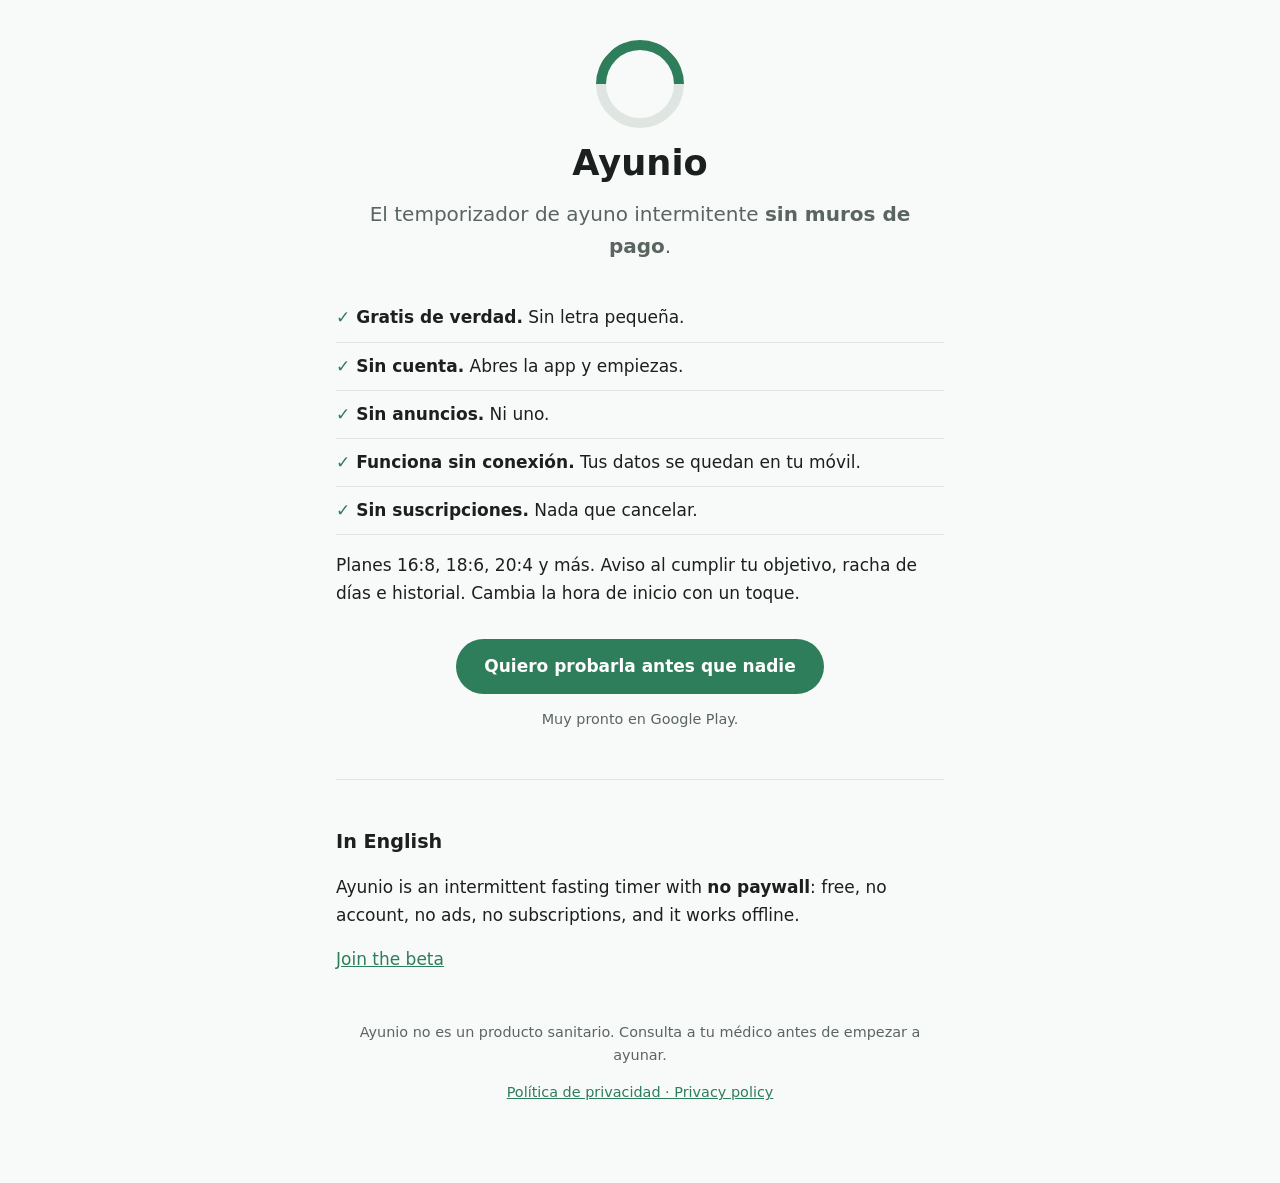
<file: index.html>
<!doctype html>
<html lang="es">
<head>
<meta charset="utf-8">
<meta name="viewport" content="width=device-width, initial-scale=1">
<title>Ayunio · Ayuno intermitente sin muros de pago</title>
<meta name="description" content="Temporizador de ayuno intermitente gratis, sin cuenta, sin anuncios y que funciona sin conexión.">
<link rel="stylesheet" href="estilo.css">
</head>
<body>
<main>
  <header>
    <div class="logo" aria-hidden="true"></div>
    <h1>Ayunio</h1>
    <p class="lema">El temporizador de ayuno intermitente <strong>sin muros de pago</strong>.</p>
  </header>

  <ul class="ventajas">
    <li><strong>Gratis de verdad.</strong> Sin letra pequeña.</li>
    <li><strong>Sin cuenta.</strong> Abres la app y empiezas.</li>
    <li><strong>Sin anuncios.</strong> Ni uno.</li>
    <li><strong>Funciona sin conexión.</strong> Tus datos se quedan en tu móvil.</li>
    <li><strong>Sin suscripciones.</strong> Nada que cancelar.</li>
  </ul>

  <p>Planes 16:8, 18:6, 20:4 y más. Aviso al cumplir tu objetivo, racha de días e historial. Cambia la hora de inicio con un toque.</p>

  <p class="cta"><a class="boton" href="mailto:ayunio.app@gmail.com?subject=Quiero%20probar%20Ayunio">Quiero probarla antes que nadie</a></p>
  <p class="nota">Muy pronto en Google Play.</p>

  <section lang="en">
    <h2>In English</h2>
    <p>Ayunio is an intermittent fasting timer with <strong>no paywall</strong>: free, no account, no ads, no subscriptions, and it works offline.</p>
    <p><a href="mailto:ayunio.app@gmail.com?subject=Ayunio%20beta">Join the beta</a></p>
  </section>

  <footer>
    <p class="nota">Ayunio no es un producto sanitario. Consulta a tu médico antes de empezar a ayunar.</p>
    <p class="nota"><a href="privacidad.html">Política de privacidad · Privacy policy</a></p>
  </footer>
</main>
</body>
</html>
</file>
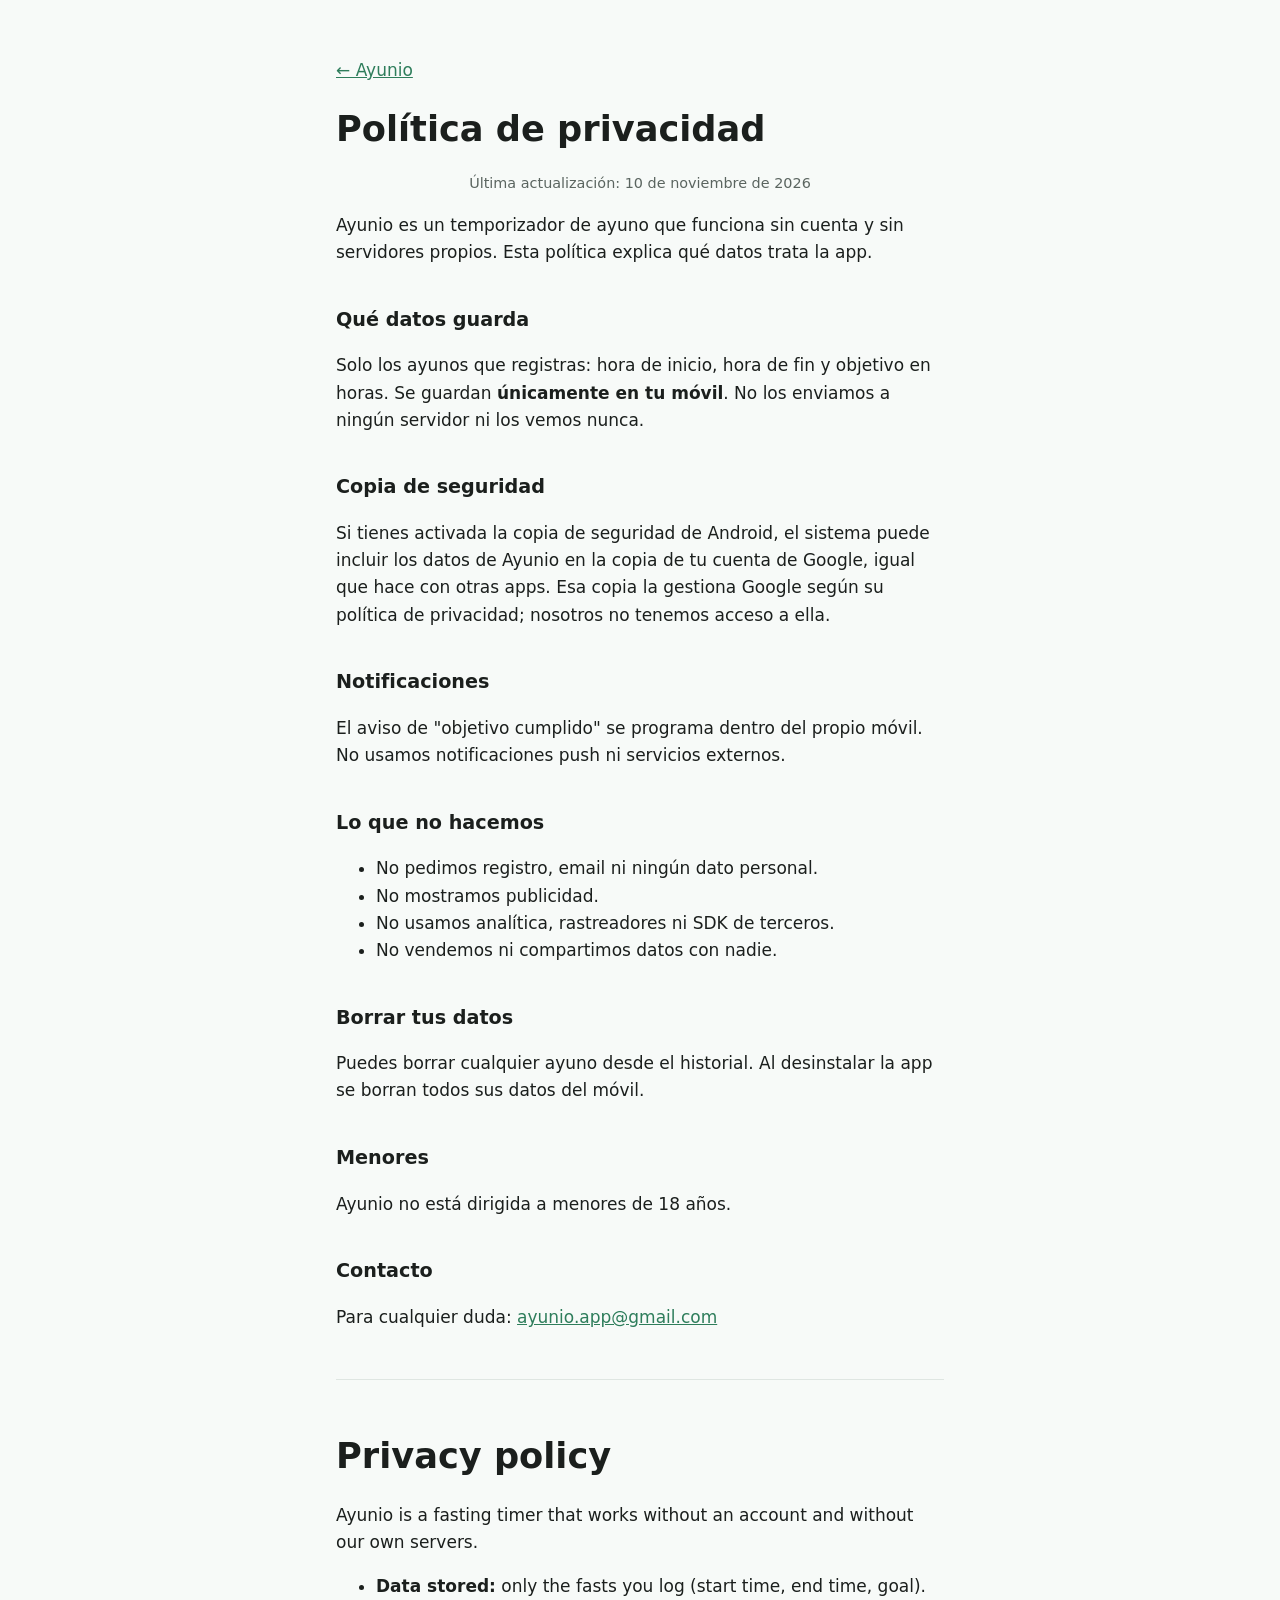
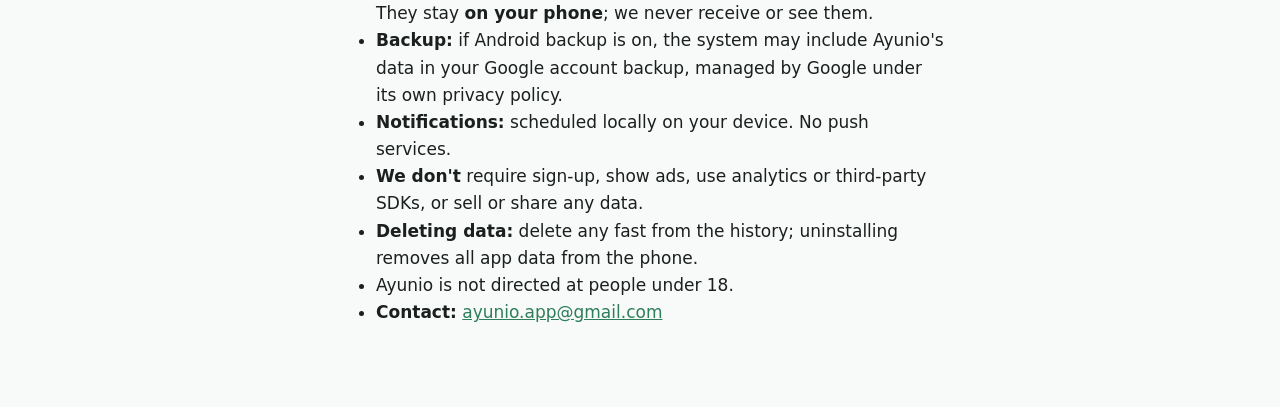
<file: privacidad.html>
<!doctype html>
<html lang="es">
<head>
<meta charset="utf-8">
<meta name="viewport" content="width=device-width, initial-scale=1">
<title>Ayunio · Política de privacidad</title>
<link rel="stylesheet" href="estilo.css">
</head>
<body>
<main>
  <p><a href="./">← Ayunio</a></p>
  <h1>Política de privacidad</h1>
  <p class="nota">Última actualización: 10 de noviembre de 2026</p>

  <p>Ayunio es un temporizador de ayuno que funciona sin cuenta y sin servidores propios. Esta política explica qué datos trata la app.</p>

  <h2>Qué datos guarda</h2>
  <p>Solo los ayunos que registras: hora de inicio, hora de fin y objetivo en horas. Se guardan <strong>únicamente en tu móvil</strong>. No los enviamos a ningún servidor ni los vemos nunca.</p>

  <h2>Copia de seguridad</h2>
  <p>Si tienes activada la copia de seguridad de Android, el sistema puede incluir los datos de Ayunio en la copia de tu cuenta de Google, igual que hace con otras apps. Esa copia la gestiona Google según su política de privacidad; nosotros no tenemos acceso a ella.</p>

  <h2>Notificaciones</h2>
  <p>El aviso de "objetivo cumplido" se programa dentro del propio móvil. No usamos notificaciones push ni servicios externos.</p>

  <h2>Lo que no hacemos</h2>
  <ul>
    <li>No pedimos registro, email ni ningún dato personal.</li>
    <li>No mostramos publicidad.</li>
    <li>No usamos analítica, rastreadores ni SDK de terceros.</li>
    <li>No vendemos ni compartimos datos con nadie.</li>
  </ul>


  <h2>Borrar tus datos</h2>
  <p>Puedes borrar cualquier ayuno desde el historial. Al desinstalar la app se borran todos sus datos del móvil.</p>

  <h2>Menores</h2>
  <p>Ayunio no está dirigida a menores de 18 años.</p>

  <h2>Contacto</h2>
  <p>Para cualquier duda: <a href="mailto:ayunio.app@gmail.com">ayunio.app@gmail.com</a></p>

  <hr>

  <h1 lang="en">Privacy policy</h1>
  <div lang="en">
    <p>Ayunio is a fasting timer that works without an account and without our own servers.</p>
    <ul>
      <li><strong>Data stored:</strong> only the fasts you log (start time, end time, goal). They stay <strong>on your phone</strong>; we never receive or see them.</li>
      <li><strong>Backup:</strong> if Android backup is on, the system may include Ayunio's data in your Google account backup, managed by Google under its own privacy policy.</li>
      <li><strong>Notifications:</strong> scheduled locally on your device. No push services.</li>
      <li><strong>We don't</strong> require sign-up, show ads, use analytics or third-party SDKs, or sell or share any data.</li>
      <li><strong>Deleting data:</strong> delete any fast from the history; uninstalling removes all app data from the phone.</li>
      <li>Ayunio is not directed at people under 18.</li>
      <li><strong>Contact:</strong> <a href="mailto:ayunio.app@gmail.com">ayunio.app@gmail.com</a></li>
    </ul>
  </div>
</main>
</body>
</html>
</file>
<file: estilo.css>
:root {
  --fondo: #f7faf8;
  --texto: #1b1f1d;
  --suave: #5b6560;
  --acento: #2e7d5b;
  --acento-texto: #ffffff;
  --linea: #dfe6e2;
}
@media (prefers-color-scheme: dark) {
  :root {
    --fondo: #121614;
    --texto: #e7ece9;
    --suave: #a3ada8;
    --acento: #6fcf9f;
    --acento-texto: #0d1f16;
    --linea: #2a312d;
  }
}
* { box-sizing: border-box; }
body {
  margin: 0;
  background: var(--fondo);
  color: var(--texto);
  font: 17px/1.6 system-ui, -apple-system, "Segoe UI", Roboto, sans-serif;
}
main { max-width: 640px; margin: 0 auto; padding: 40px 16px 64px; }
a { color: var(--acento); }
h1 { font-size: 2.2rem; margin: 0.2em 0; }
h2 { font-size: 1.2rem; margin-top: 2em; }
header { text-align: center; margin-bottom: 32px; }
.logo {
  width: 88px; height: 88px; margin: 0 auto; border-radius: 50%;
  border: 10px solid var(--linea); border-top-color: var(--acento); border-right-color: var(--acento);
  transform: rotate(-45deg);
}
.lema { font-size: 1.25rem; color: var(--suave); margin: 0; }
.ventajas { list-style: none; padding: 0; }
.ventajas li { padding: 10px 0; border-bottom: 1px solid var(--linea); }
.ventajas li::before { content: "✓ "; color: var(--acento); font-weight: bold; }
.cta { text-align: center; margin: 32px 0 8px; }
.boton {
  display: inline-block; padding: 14px 28px; border-radius: 999px;
  background: var(--acento); color: var(--acento-texto); text-decoration: none; font-weight: 600;
}
.nota { color: var(--suave); font-size: 0.9rem; text-align: center; }
section { margin-top: 48px; padding-top: 8px; border-top: 1px solid var(--linea); }
footer { margin-top: 48px; }
hr { border: 0; border-top: 1px solid var(--linea); margin: 48px 0; }
</file>
